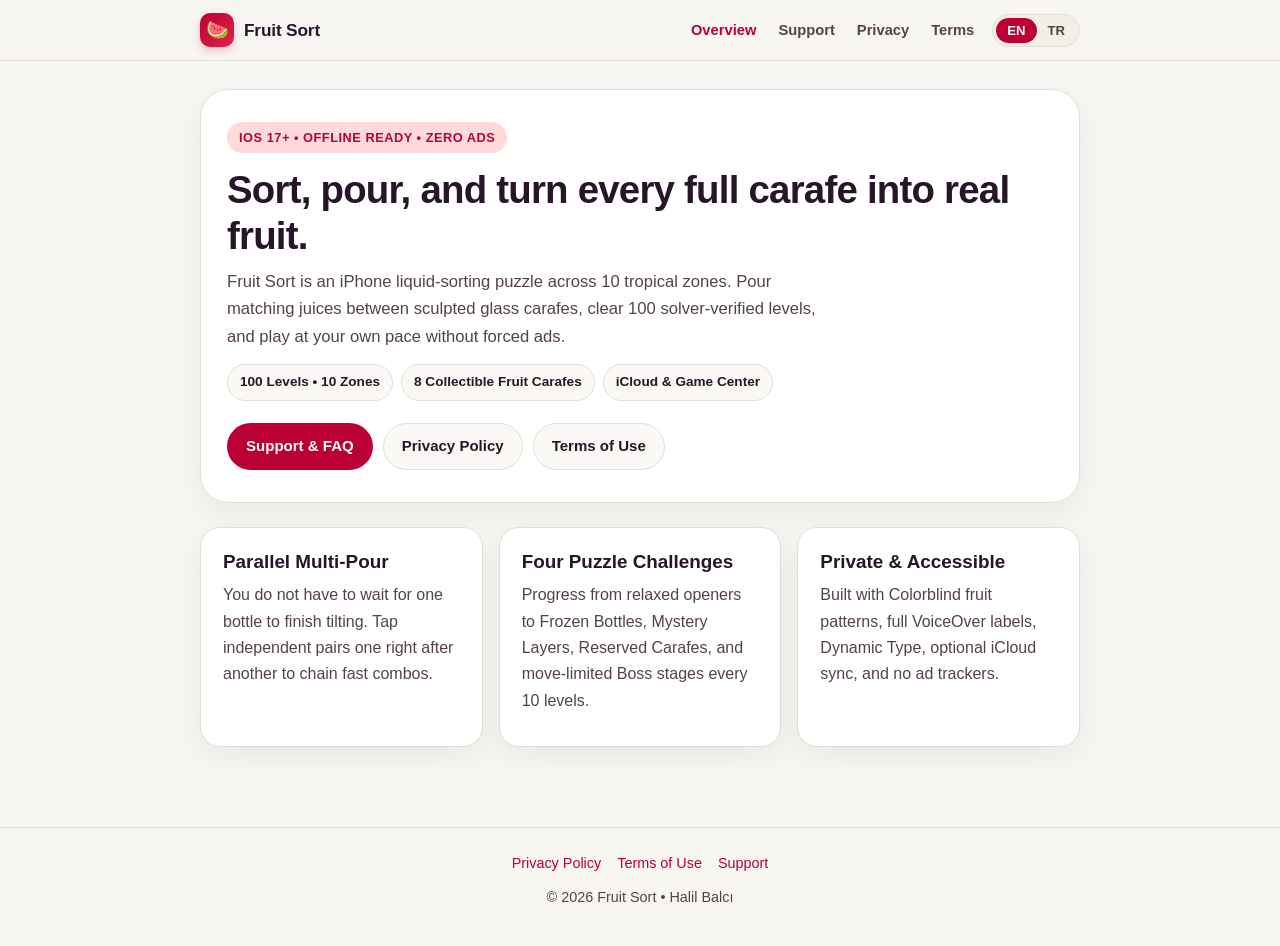
<file: index.html>
<!doctype html>
<html lang="en">
<head>
  <meta charset="utf-8">
  <meta name="viewport" content="width=device-width, initial-scale=1">
  <title>Fruit Sort — Tropical Liquid Puzzle</title>
  <meta name="description" content="Sort vibrant fruit juices across 100 hand-verified levels, unlock 8 fruit carafes, and play offline with zero ads.">
  <link rel="stylesheet" href="./styles.css">
  <script src="./lang.js" defer></script>
</head>
<body>
  <header class="topbar">
    <div class="topbar-inner">
      <a class="brand" href="./">
        <span class="brand-badge" aria-hidden="true">🍉</span>
        <span>Fruit Sort</span>
      </a>
      <div class="nav-wrap">
        <nav class="nav-links" aria-label="Main navigation">
          <a href="./" class="active"><span data-lang="en">Overview</span><span data-lang="tr">Genel Bakış</span></a>
          <a href="./support/"><span data-lang="en">Support</span><span data-lang="tr">Destek</span></a>
          <a href="./privacy/"><span data-lang="en">Privacy</span><span data-lang="tr">Gizlilik</span></a>
          <a href="./terms/"><span data-lang="en">Terms</span><span data-lang="tr">Koşullar</span></a>
        </nav>
        <div class="lang-switch" role="group" aria-label="Language">
          <button type="button" class="lang-btn" data-set-lang="en">EN</button>
          <button type="button" class="lang-btn" data-set-lang="tr">TR</button>
        </div>
      </div>
    </div>
  </header>

  <main class="container">
    <section class="hero">
      <span class="eyebrow">
        <span data-lang="en">iOS 17+ • Offline Ready • Zero Ads</span>
        <span data-lang="tr">iOS 17+ • Çevrimdışı • Sıfır Reklam</span>
      </span>

      <h1 data-lang="en">Sort, pour, and turn every full carafe into real fruit.</h1>
      <h1 data-lang="tr">Sırala, dök ve 4/4 dolan her karafı gerçek meyveye dönüştür.</h1>

      <p class="lead" data-lang="en">
        Fruit Sort is an iPhone liquid-sorting puzzle across 10 tropical zones. Pour matching juices between sculpted glass carafes, clear 100 solver-verified levels, and play at your own pace without forced ads.
      </p>
      <p class="lead" data-lang="tr">
        Fruit Sort, 10 tropikal bölgede geçen bir iPhone sıvı sıralama bulmacası. Aynı meyve sularını cam karaflar arasında aktar, çözülebilirliği doğrulanmış 100 bölümü geç ve reklam kesintisi olmadan oyna.
      </p>

      <div class="pill-row">
        <span class="pill" data-lang="en">100 Levels • 10 Zones</span>
        <span class="pill" data-lang="tr">100 Bölüm • 10 Bölge</span>
        <span class="pill" data-lang="en">8 Collectible Fruit Carafes</span>
        <span class="pill" data-lang="tr">8 Özel Meyve Karafı</span>
        <span class="pill" data-lang="en">iCloud &amp; Game Center</span>
        <span class="pill" data-lang="tr">iCloud ve Game Center</span>
      </div>

      <div class="hero-actions">
        <a class="btn btn-primary" href="./support/">
          <span data-lang="en">Support &amp; FAQ</span>
          <span data-lang="tr">Destek ve SSS</span>
        </a>
        <a class="btn btn-secondary" href="./privacy/">
          <span data-lang="en">Privacy Policy</span>
          <span data-lang="tr">Gizlilik Politikası</span>
        </a>
        <a class="btn btn-secondary" href="./terms/">
          <span data-lang="en">Terms of Use</span>
          <span data-lang="tr">Kullanım Koşulları</span>
        </a>
      </div>
    </section>

    <div class="grid">
      <article class="card">
        <h2 data-lang="en">Parallel Multi-Pour</h2>
        <h2 data-lang="tr">Eşzamanlı Çoklu Dökme</h2>
        <p data-lang="en">You do not have to wait for one bottle to finish tilting. Tap independent pairs one right after another to chain fast combos.</p>
        <p data-lang="tr">Bir şişenin animasyonunun bitmesini beklemene gerek yok. Bağımsız şişeleri peş peşe seçerek hızlı kombolar kurabilirsin.</p>
      </article>

      <article class="card">
        <h2 data-lang="en">Four Puzzle Challenges</h2>
        <h2 data-lang="tr">Dört Farklı Bulmaca Zorluğu</h2>
        <p data-lang="en">Progress from relaxed openers to Frozen Bottles, Mystery Layers, Reserved Carafes, and move-limited Boss stages every 10 levels.</p>
        <p data-lang="tr">Rahat başlangıçlardan Donmuş Şişelere, Gizemli Katmanlara, Özel Karaflara ve her 10 bölümde bir gelen hamle sınırlı Boss aşamalarına ilerle.</p>
      </article>

      <article class="card">
        <h2 data-lang="en">Private &amp; Accessible</h2>
        <h2 data-lang="tr">Gizlilik Odaklı ve Erişilebilir</h2>
        <p data-lang="en">Built with Colorblind fruit patterns, full VoiceOver labels, Dynamic Type, optional iCloud sync, and no ad trackers.</p>
        <p data-lang="tr">Renk körü desen modu, VoiceOver etiketleri, Dinamik Yazı Boyutu, isteğe bağlı iCloud eşitleme ve takipçisiz yapı ile hazırlandı.</p>
      </article>
    </div>
  </main>

  <footer class="footer">
    <div class="footer-links">
      <a href="./privacy/"><span data-lang="en">Privacy Policy</span><span data-lang="tr">Gizlilik Politikası</span></a>
      <a href="./terms/"><span data-lang="en">Terms of Use</span><span data-lang="tr">Kullanım Koşulları</span></a>
      <a href="./support/"><span data-lang="en">Support</span><span data-lang="tr">Destek</span></a>
    </div>
    <div>© 2026 Fruit Sort • Halil Balcı</div>
  </footer>
</body>
</html>
</file>
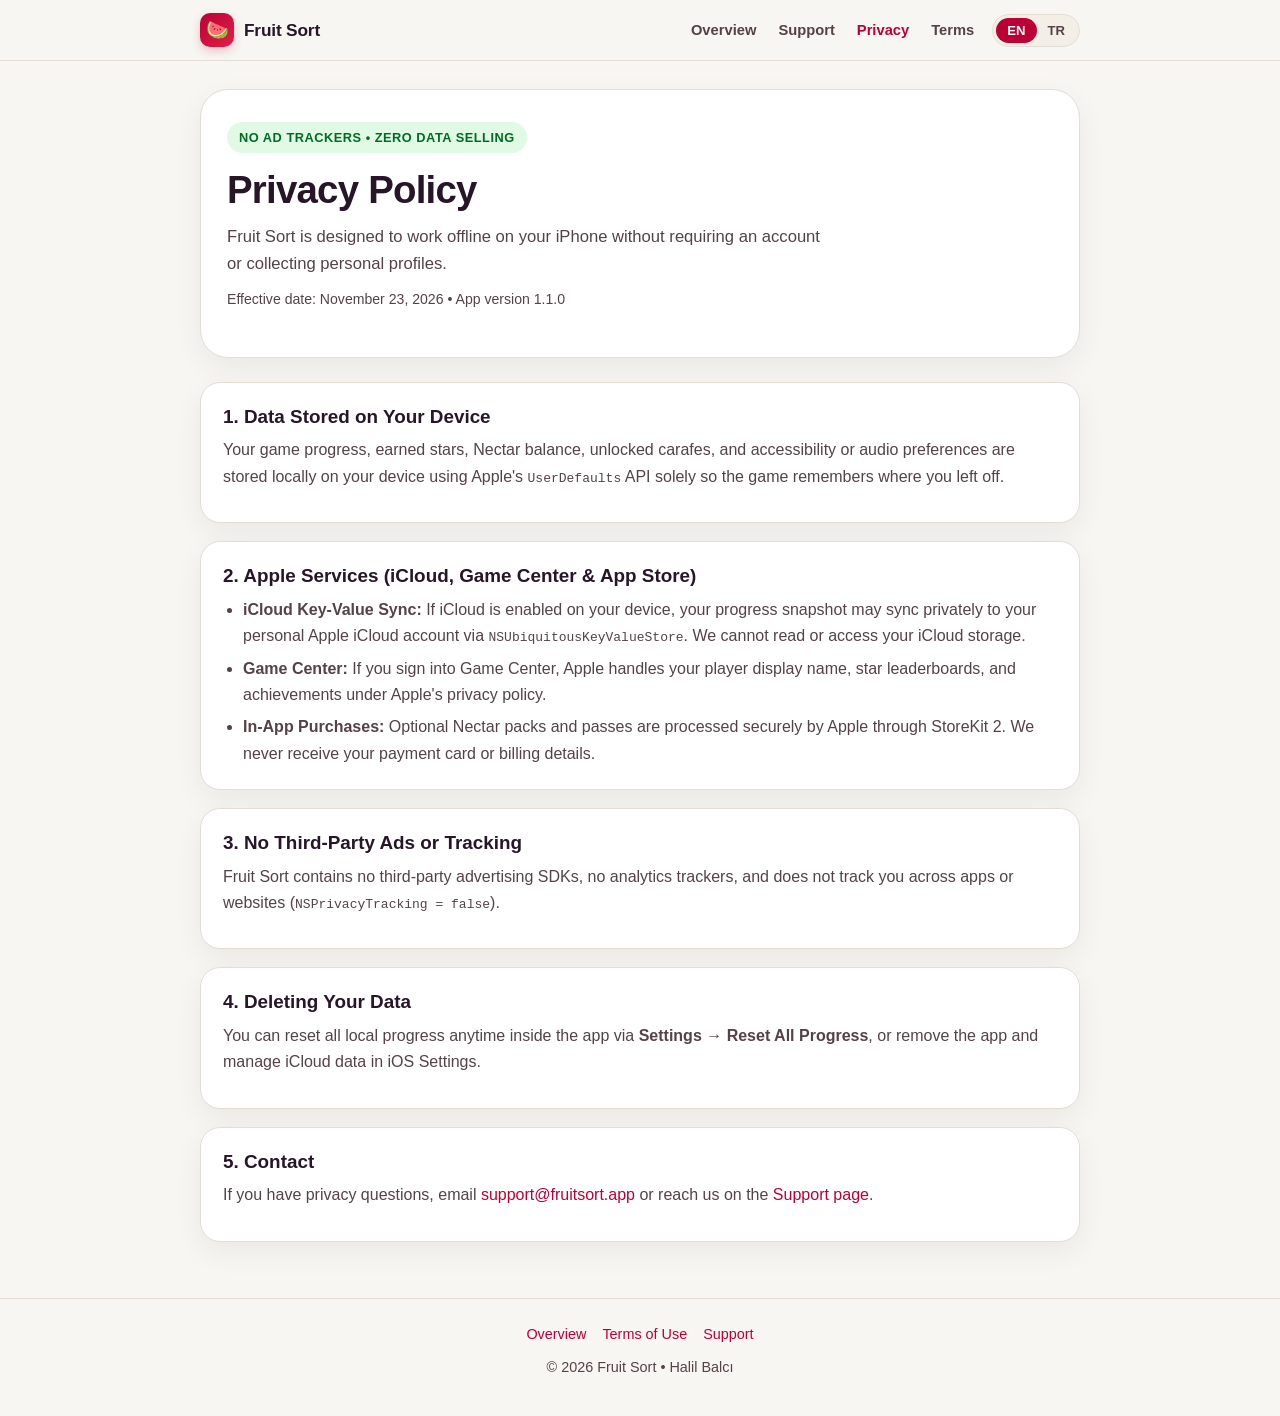
<file: privacy/index.html>
<!doctype html>
<html lang="en">
<head>
  <meta charset="utf-8">
  <meta name="viewport" content="width=device-width, initial-scale=1">
  <title>Privacy Policy — Fruit Sort</title>
  <meta name="description" content="Privacy Policy for Fruit Sort iOS app.">
  <link rel="stylesheet" href="../styles.css">
  <script src="../lang.js" defer></script>
</head>
<body>
  <header class="topbar">
    <div class="topbar-inner">
      <a class="brand" href="../">
        <span class="brand-badge" aria-hidden="true">🍉</span>
        <span>Fruit Sort</span>
      </a>
      <div class="nav-wrap">
        <nav class="nav-links" aria-label="Main navigation">
          <a href="../"><span data-lang="en">Overview</span><span data-lang="tr">Genel Bakış</span></a>
          <a href="../support/"><span data-lang="en">Support</span><span data-lang="tr">Destek</span></a>
          <a href="./" class="active"><span data-lang="en">Privacy</span><span data-lang="tr">Gizlilik</span></a>
          <a href="../terms/"><span data-lang="en">Terms</span><span data-lang="tr">Koşullar</span></a>
        </nav>
        <div class="lang-switch" role="group" aria-label="Language">
          <button type="button" class="lang-btn" data-set-lang="en">EN</button>
          <button type="button" class="lang-btn" data-set-lang="tr">TR</button>
        </div>
      </div>
    </div>
  </header>

  <main class="container">
    <section class="hero">
      <span class="eyebrow green">
        <span data-lang="en">No Ad Trackers • Zero Data Selling</span>
        <span data-lang="tr">Reklam Takipçisi Yok • Veri Satışı Yok</span>
      </span>
      <h1 data-lang="en">Privacy Policy</h1>
      <h1 data-lang="tr">Gizlilik Politikası</h1>
      <p class="lead" data-lang="en">
        Fruit Sort is designed to work offline on your iPhone without requiring an account or collecting personal profiles.
      </p>
      <p class="lead" data-lang="tr">
        Fruit Sort, hesap açmanı gerektirmeden ve kişisel profil toplamadan iPhone'unda çevrimdışı çalışacak şekilde tasarlandı.
      </p>
      <p class="meta-note" data-lang="en">Effective date: November 23, 2026 • App version 1.1.0</p>
      <p class="meta-note" data-lang="tr">Yürürlük tarihi: 23 Kasım 2026 • Uygulama sürümü 1.1.0</p>
    </section>

    <article class="card card-spaced">
      <h2 data-lang="en">1. Data Stored on Your Device</h2>
      <h2 data-lang="tr">1. Cihazında Saklanan Veriler</h2>
      <p data-lang="en">
        Your game progress, earned stars, Nectar balance, unlocked carafes, and accessibility or audio preferences are stored locally on your device using Apple's <code>UserDefaults</code> API solely so the game remembers where you left off.
      </p>
      <p data-lang="tr">
        Bölüm ilerlemen, kazandığın yıldızlar, Nektar bakiyen, açtığın karaflar ve ses/erişilebilirlik ayarların yalnızca oyunun kaldığı yerden devam edebilmesi için cihazında <code>UserDefaults</code> üzerinden yerel olarak saklanır.
      </p>
    </article>

    <article class="card card-spaced">
      <h2 data-lang="en">2. Apple Services (iCloud, Game Center &amp; App Store)</h2>
      <h2 data-lang="tr">2. Apple Servisleri (iCloud, Game Center ve App Store)</h2>
      <ul data-lang="en">
        <li><strong>iCloud Key-Value Sync:</strong> If iCloud is enabled on your device, your progress snapshot may sync privately to your personal Apple iCloud account via <code>NSUbiquitousKeyValueStore</code>. We cannot read or access your iCloud storage.</li>
        <li><strong>Game Center:</strong> If you sign into Game Center, Apple handles your player display name, star leaderboards, and achievements under Apple's privacy policy.</li>
        <li><strong>In-App Purchases:</strong> Optional Nectar packs and passes are processed securely by Apple through StoreKit 2. We never receive your payment card or billing details.</li>
      </ul>
      <ul data-lang="tr">
        <li><strong>iCloud Eşitleme:</strong> Cihazında iCloud açıksa ilerleme kaydın <code>NSUbiquitousKeyValueStore</code> aracılığıyla yalnızca kendi kişisel iCloud hesabınla eşitlenir. Geliştirici olarak iCloud verilerine erişemeyiz.</li>
        <li><strong>Game Center:</strong> Game Center'a giriş yaparsan oyuncu adın, yıldız sıralamaların ve başarımların Apple'ın gizlilik politikası kapsamında Apple tarafından yönetilir.</li>
        <li><strong>Uygulama İçi Satın Alımlar:</strong> İsteğe bağlı Nektar paketleri ve VIP geçişler Apple StoreKit 2 üzerinden işlenir; kart veya fatura bilgilerin bize iletilmez.</li>
      </ul>
    </article>

    <article class="card card-spaced">
      <h2 data-lang="en">3. No Third-Party Ads or Tracking</h2>
      <h2 data-lang="tr">3. Üçüncü Taraf Reklam veya Takip Yok</h2>
      <p data-lang="en">
        Fruit Sort contains no third-party advertising SDKs, no analytics trackers, and does not track you across apps or websites (<code>NSPrivacyTracking = false</code>).
      </p>
      <p data-lang="tr">
        Fruit Sort içinde üçüncü taraf reklam SDK'sı veya analitik takipçisi bulunmaz; başka uygulama veya web sitelerinde izleme yapılmaz (<code>NSPrivacyTracking = false</code>).
      </p>
    </article>

    <article class="card card-spaced">
      <h2 data-lang="en">4. Deleting Your Data</h2>
      <h2 data-lang="tr">4. Verilerini Silme</h2>
      <p data-lang="en">
        You can reset all local progress anytime inside the app via <strong>Settings → Reset All Progress</strong>, or remove the app and manage iCloud data in iOS Settings.
      </p>
      <p data-lang="tr">
        Uygulama içindeki <strong>Ayarlar → Tüm İlerlemeyi Sıfırla</strong> adımından tüm yerel verilerini silebilir veya iOS Ayarlar üzerinden iCloud verilerini yönetebilirsin.
      </p>
    </article>

    <article class="card">
      <h2 data-lang="en">5. Contact</h2>
      <h2 data-lang="tr">5. İletişim</h2>
      <p data-lang="en">
        If you have privacy questions, email <a href="mailto:support@fruitsort.app">support@fruitsort.app</a> or reach us on the <a href="../support/">Support page</a>.
      </p>
      <p data-lang="tr">
        Gizlilikle ilgili soruların için <a href="mailto:support@fruitsort.app">support@fruitsort.app</a> adresine yazabilir veya <a href="../support/">Destek sayfasını</a> kullanabilirsin.
      </p>
    </article>
  </main>

  <footer class="footer">
    <div class="footer-links">
      <a href="../"><span data-lang="en">Overview</span><span data-lang="tr">Genel Bakış</span></a>
      <a href="../terms/"><span data-lang="en">Terms of Use</span><span data-lang="tr">Kullanım Koşulları</span></a>
      <a href="../support/"><span data-lang="en">Support</span><span data-lang="tr">Destek</span></a>
    </div>
    <div>© 2026 Fruit Sort • Halil Balcı</div>
  </footer>
</body>
</html>
</file>
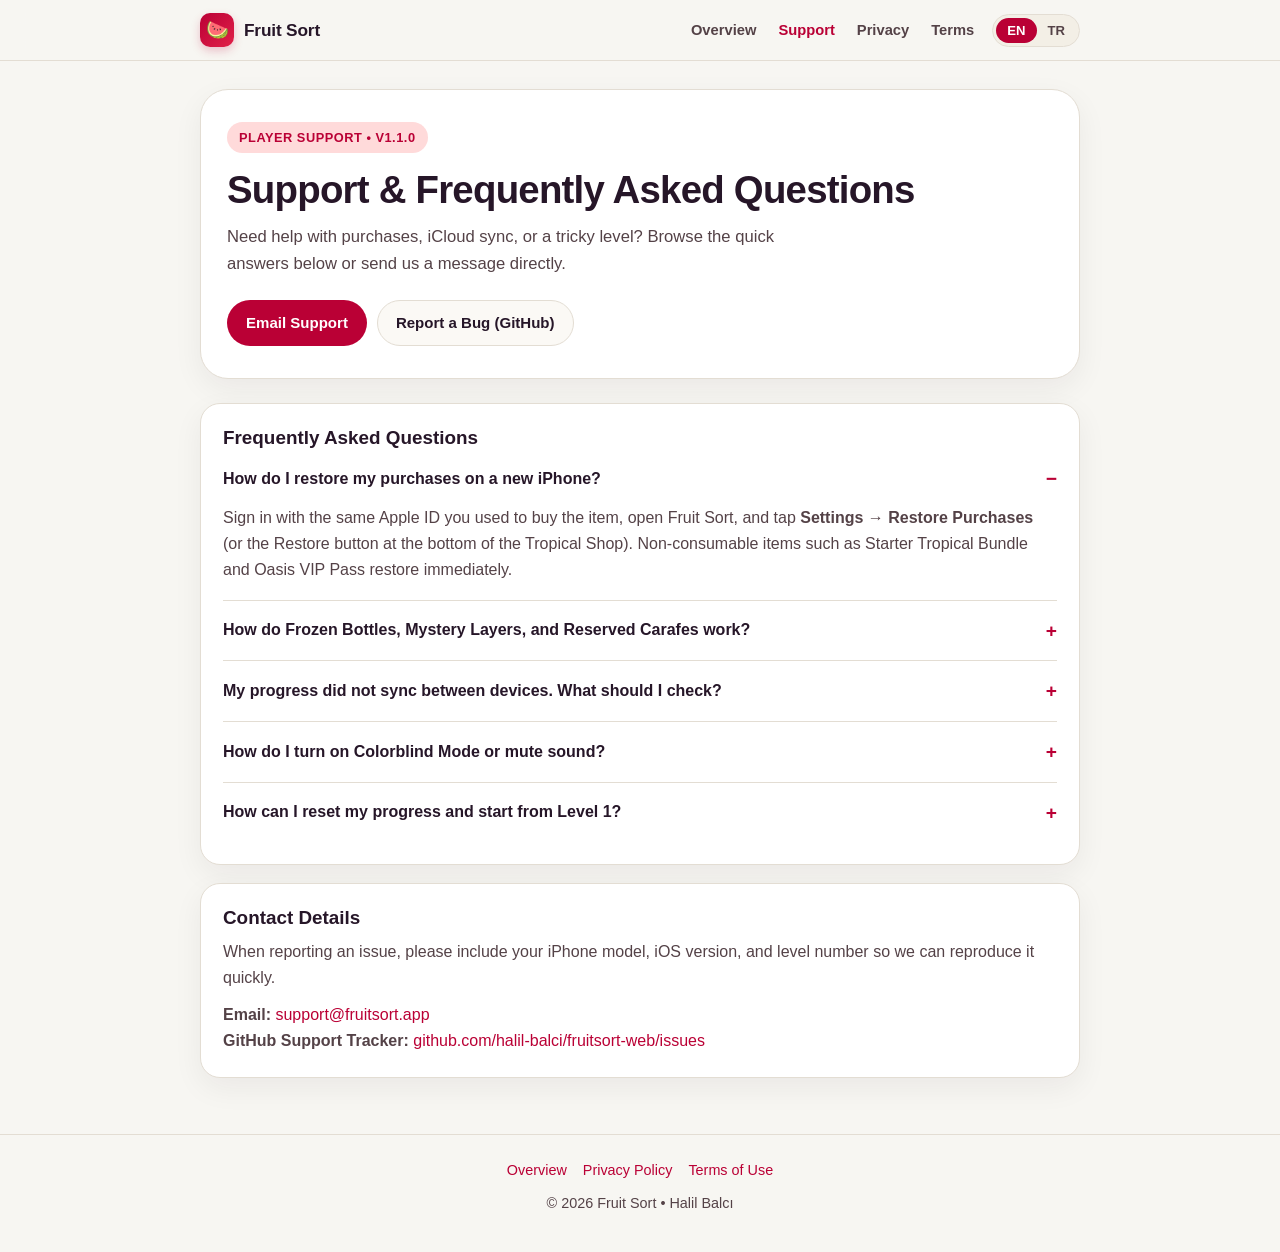
<file: support/index.html>
<!doctype html>
<html lang="en">
<head>
  <meta charset="utf-8">
  <meta name="viewport" content="width=device-width, initial-scale=1">
  <title>Support &amp; FAQ — Fruit Sort</title>
  <meta name="description" content="Help, FAQ, and support contact for Fruit Sort iOS game.">
  <link rel="stylesheet" href="../styles.css">
  <script src="../lang.js" defer></script>
</head>
<body>
  <header class="topbar">
    <div class="topbar-inner">
      <a class="brand" href="../">
        <span class="brand-badge" aria-hidden="true">🍉</span>
        <span>Fruit Sort</span>
      </a>
      <div class="nav-wrap">
        <nav class="nav-links" aria-label="Main navigation">
          <a href="../"><span data-lang="en">Overview</span><span data-lang="tr">Genel Bakış</span></a>
          <a href="./" class="active"><span data-lang="en">Support</span><span data-lang="tr">Destek</span></a>
          <a href="../privacy/"><span data-lang="en">Privacy</span><span data-lang="tr">Gizlilik</span></a>
          <a href="../terms/"><span data-lang="en">Terms</span><span data-lang="tr">Koşullar</span></a>
        </nav>
        <div class="lang-switch" role="group" aria-label="Language">
          <button type="button" class="lang-btn" data-set-lang="en">EN</button>
          <button type="button" class="lang-btn" data-set-lang="tr">TR</button>
        </div>
      </div>
    </div>
  </header>

  <main class="container">
    <section class="hero">
      <span class="eyebrow">
        <span data-lang="en">Player Support • v1.1.0</span>
        <span data-lang="tr">Oyuncu Desteği • v1.1.0</span>
      </span>
      <h1 data-lang="en">Support &amp; Frequently Asked Questions</h1>
      <h1 data-lang="tr">Destek ve Sık Sorulan Sorular</h1>
      <p class="lead" data-lang="en">
        Need help with purchases, iCloud sync, or a tricky level? Browse the quick answers below or send us a message directly.
      </p>
      <p class="lead" data-lang="tr">
        Satın alımlar, iCloud eşitleme veya bir bölüm hakkında yardıma mı ihtiyacın var? Aşağıdaki yanıtlara göz atabilir veya doğrudan bize yazabilirsin.
      </p>
      <div class="hero-actions">
        <a class="btn btn-primary" href="mailto:support@fruitsort.app?subject=Fruit%20Sort%20Support">
          <span data-lang="en">Email Support</span>
          <span data-lang="tr">E-posta ile Ulaş</span>
        </a>
        <a class="btn btn-secondary" href="https://github.com/halil-balci/fruitsort-web/issues/new" target="_blank" rel="noopener">
          <span data-lang="en">Report a Bug (GitHub)</span>
          <span data-lang="tr">Hata Bildir (GitHub)</span>
        </a>
      </div>
    </section>

    <section class="card card-spaced">
      <h2 data-lang="en">Frequently Asked Questions</h2>
      <h2 data-lang="tr">Sık Sorulan Sorular</h2>

      <details class="faq-item" open>
        <summary>
          <span data-lang="en">How do I restore my purchases on a new iPhone?</span>
          <span data-lang="tr">Yeni bir iPhone'da satın alımlarımı nasıl geri yüklerim?</span>
        </summary>
        <p data-lang="en">Sign in with the same Apple ID you used to buy the item, open Fruit Sort, and tap <strong>Settings → Restore Purchases</strong> (or the Restore button at the bottom of the Tropical Shop). Non-consumable items such as Starter Tropical Bundle and Oasis VIP Pass restore immediately.</p>
        <p data-lang="tr">Satın alımı yaptığın Apple Kimliği ile giriş yaptıktan sonra uygulamada <strong>Ayarlar → Satın Alımları Geri Yükle</strong> (veya Dükkân altındaki Geri Yükle butonu) seçeneğine dokun. Başlangıç Paketi ve Vaha VIP Pass gibi kalıcı ürünler anında geri yüklenir.</p>
      </details>

      <details class="faq-item">
        <summary>
          <span data-lang="en">How do Frozen Bottles, Mystery Layers, and Reserved Carafes work?</span>
          <span data-lang="tr">Donmuş Şişeler, Gizemli Katmanlar ve Özel Karaflar nasıl çalışır?</span>
        </summary>
        <p data-lang="en"><strong>Frozen Bottles (❄️):</strong> Make valid pours between open bottles to count down and melt the ice. <strong>Mystery Layers (❓):</strong> Lower layers reveal automatically once the layers above them are poured away. <strong>Reserved Carafes (🎯):</strong> Marked carafes accept only the matching fruit icon shown on the bottle.</p>
        <p data-lang="tr"><strong>Donmuş Şişeler (❄️):</strong> Açık şişeler arasında geçerli hamleler yaptıkça geri sayım düşer ve buz erir. <strong>Gizemli Katmanlar (❓):</strong> Üstteki katmanları döktüğünde alttaki renkler otomatik açılır. <strong>Özel Karaflar (🎯):</strong> Üzerinde hedef rozeti olan karaf yalnızca eşleşen meyve suyunu kabul eder.</p>
      </details>

      <details class="faq-item">
        <summary>
          <span data-lang="en">My progress did not sync between devices. What should I check?</span>
          <span data-lang="tr">İlerlemem cihazlar arasında eşitlenmedi, ne yapmalıyım?</span>
        </summary>
        <p data-lang="en">Make sure both devices use the same Apple ID and have <strong>iCloud → iCloud Drive</strong> enabled in iOS Settings. Progress syncs automatically whenever you complete a level or claim a daily reward while online.</p>
        <p data-lang="tr">Her iki cihazda da aynı Apple Kimliği ile giriş yapıldığından ve iOS Ayarlar'da <strong>iCloud → iCloud Drive</strong> seçeneğinin açık olduğundan emin ol. Çevrimiçiyken bölüm tamamladığında veya ödül aldığında ilerleme otomatik eşitlenir.</p>
      </details>

      <details class="faq-item">
        <summary>
          <span data-lang="en">How do I turn on Colorblind Mode or mute sound?</span>
          <span data-lang="tr">Renk Körü Modu veya ses ayarlarını nasıl değiştiririm?</span>
        </summary>
        <p data-lang="en">Open the gear icon (Settings) from the Home header or during gameplay to toggle Sound Effects, Background Music, Haptics, and Colorblind Pattern Mode.</p>
        <p data-lang="tr">Ana ekrandaki veya oyun içindeki dişli (Ayarlar) simgesine dokunarak Ses Efektleri, Müzik, Dokunsal Titreşim ve Renk Körü Desen Modunu açıp kapatabilirsin.</p>
      </details>

      <details class="faq-item">
        <summary>
          <span data-lang="en">How can I reset my progress and start from Level 1?</span>
          <span data-lang="tr">İlerlememi sıfırlayıp 1. bölümden nasıl baştan başlarım?</span>
        </summary>
        <p data-lang="en">Go to <strong>Settings → Reset All Progress</strong> and confirm both prompts. Non-consumable App Store purchases can still be restored anytime.</p>
        <p data-lang="tr"><strong>Ayarlar → Tüm İlerlemeyi Sıfırla</strong> adımını seçip iki aşamalı onayı tamamlayabilirsin. Kalıcı App Store satın alımlarını istediğin zaman geri yükleyebilirsin.</p>
      </details>
    </section>

    <article class="card">
      <h2 data-lang="en">Contact Details</h2>
      <h2 data-lang="tr">İletişim Bilgileri</h2>
      <p data-lang="en">
        When reporting an issue, please include your iPhone model, iOS version, and level number so we can reproduce it quickly.
      </p>
      <p data-lang="tr">
        Bir sorun bildirirken hızlıca inceleyebilmemiz için iPhone modelini, iOS sürümünü ve bölüm numarasını paylaşman yeterli.
      </p>
      <p>
        <strong>Email:</strong> <a href="mailto:support@fruitsort.app">support@fruitsort.app</a><br>
        <strong>GitHub Support Tracker:</strong> <a href="https://github.com/halil-balci/fruitsort-web/issues" target="_blank" rel="noopener">github.com/halil-balci/fruitsort-web/issues</a>
      </p>
    </article>
  </main>

  <footer class="footer">
    <div class="footer-links">
      <a href="../"><span data-lang="en">Overview</span><span data-lang="tr">Genel Bakış</span></a>
      <a href="../privacy/"><span data-lang="en">Privacy Policy</span><span data-lang="tr">Gizlilik Politikası</span></a>
      <a href="../terms/"><span data-lang="en">Terms of Use</span><span data-lang="tr">Kullanım Koşulları</span></a>
    </div>
    <div>© 2026 Fruit Sort • Halil Balcı</div>
  </footer>
</body>
</html>
</file>
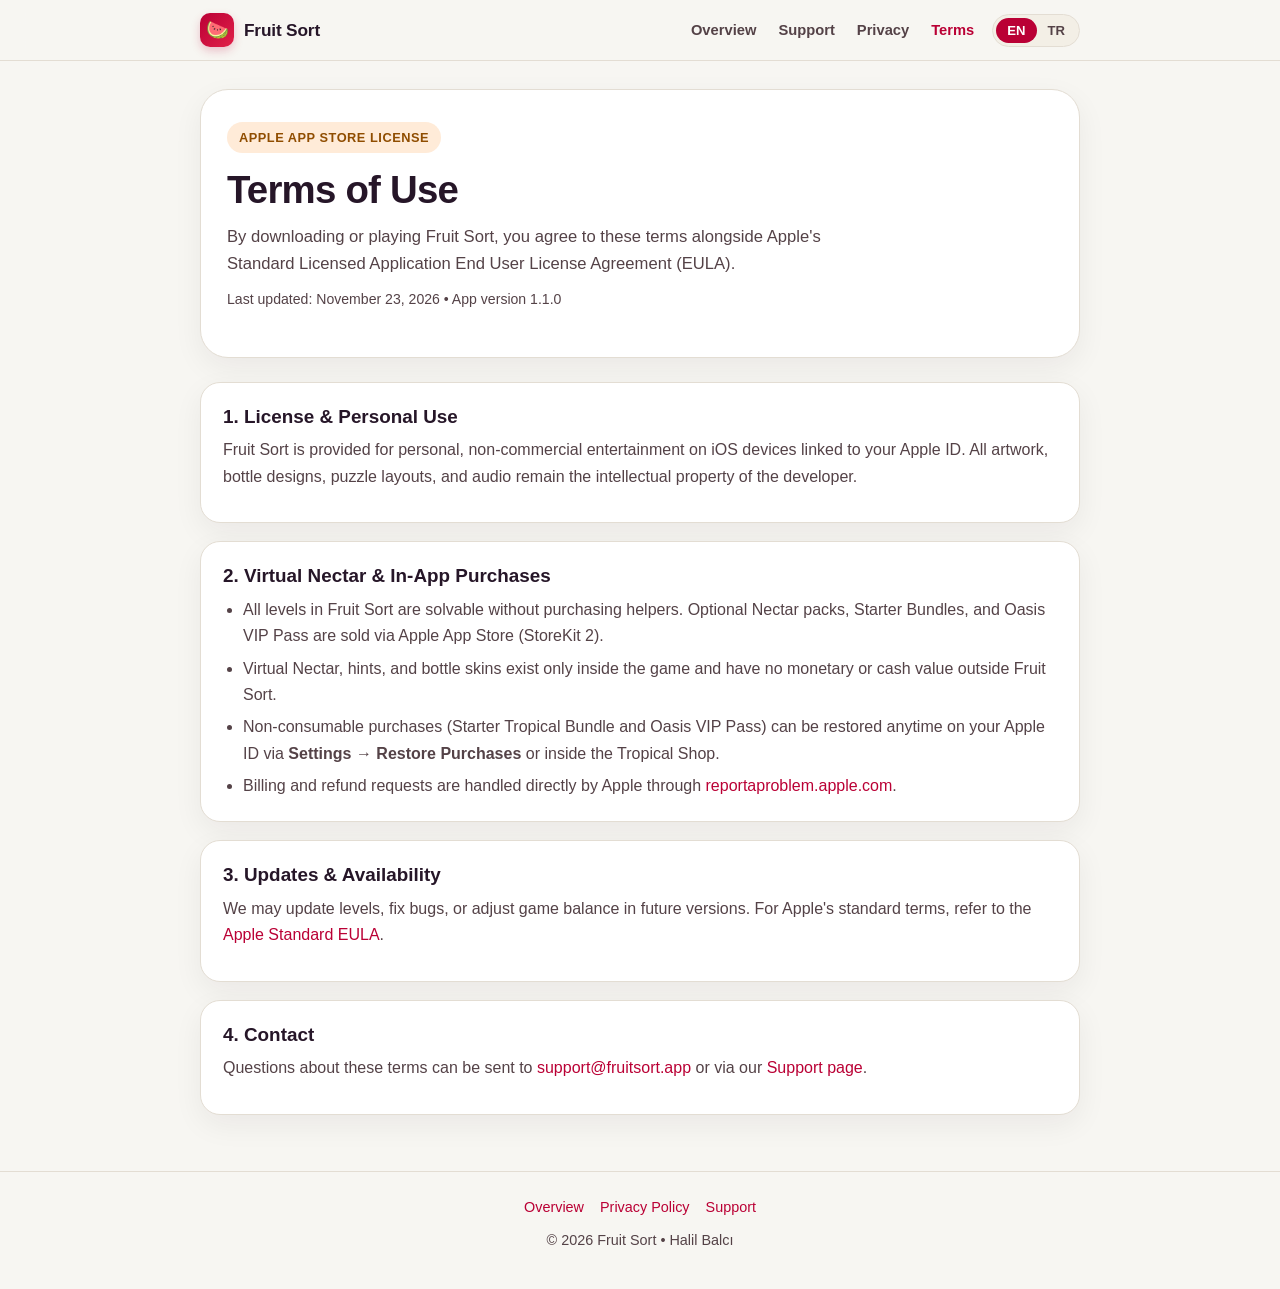
<file: terms/index.html>
<!doctype html>
<html lang="en">
<head>
  <meta charset="utf-8">
  <meta name="viewport" content="width=device-width, initial-scale=1">
  <title>Terms of Use — Fruit Sort</title>
  <meta name="description" content="Terms of Use for Fruit Sort iOS app.">
  <link rel="stylesheet" href="../styles.css">
  <script src="../lang.js" defer></script>
</head>
<body>
  <header class="topbar">
    <div class="topbar-inner">
      <a class="brand" href="../">
        <span class="brand-badge" aria-hidden="true">🍉</span>
        <span>Fruit Sort</span>
      </a>
      <div class="nav-wrap">
        <nav class="nav-links" aria-label="Main navigation">
          <a href="../"><span data-lang="en">Overview</span><span data-lang="tr">Genel Bakış</span></a>
          <a href="../support/"><span data-lang="en">Support</span><span data-lang="tr">Destek</span></a>
          <a href="../privacy/"><span data-lang="en">Privacy</span><span data-lang="tr">Gizlilik</span></a>
          <a href="./" class="active"><span data-lang="en">Terms</span><span data-lang="tr">Koşullar</span></a>
        </nav>
        <div class="lang-switch" role="group" aria-label="Language">
          <button type="button" class="lang-btn" data-set-lang="en">EN</button>
          <button type="button" class="lang-btn" data-set-lang="tr">TR</button>
        </div>
      </div>
    </div>
  </header>

  <main class="container">
    <section class="hero">
      <span class="eyebrow amber">
        <span data-lang="en">Apple App Store License</span>
        <span data-lang="tr">Apple App Store Lisansı</span>
      </span>
      <h1 data-lang="en">Terms of Use</h1>
      <h1 data-lang="tr">Kullanım Koşulları</h1>
      <p class="lead" data-lang="en">
        By downloading or playing Fruit Sort, you agree to these terms alongside Apple's Standard Licensed Application End User License Agreement (EULA).
      </p>
      <p class="lead" data-lang="tr">
        Fruit Sort uygulamasını indirerek veya oynayarak bu koşulları ve Apple Standart Lisanslı Uygulama Son Kullanıcı Sözleşmesi'ni (EULA) kabul etmiş olursun.
      </p>
      <p class="meta-note" data-lang="en">Last updated: November 23, 2026 • App version 1.1.0</p>
      <p class="meta-note" data-lang="tr">Son güncelleme: 23 Kasım 2026 • Uygulama sürümü 1.1.0</p>
    </section>

    <article class="card card-spaced">
      <h2 data-lang="en">1. License &amp; Personal Use</h2>
      <h2 data-lang="tr">1. Lisans ve Kişisel Kullanım</h2>
      <p data-lang="en">
        Fruit Sort is provided for personal, non-commercial entertainment on iOS devices linked to your Apple ID. All artwork, bottle designs, puzzle layouts, and audio remain the intellectual property of the developer.
      </p>
      <p data-lang="tr">
        Fruit Sort, Apple Kimliğine bağlı iOS cihazlarda kişisel ve ticari olmayan kullanım için sunulur. Tüm çizimler, karaf tasarımları, bölüm dizilimleri ve sesler geliştiricinin fikri mülkiyetidir.
      </p>
    </article>

    <article class="card card-spaced">
      <h2 data-lang="en">2. Virtual Nectar &amp; In-App Purchases</h2>
      <h2 data-lang="tr">2. Sanal Nektar ve Uygulama İçi Satın Alımlar</h2>
      <ul data-lang="en">
        <li>All levels in Fruit Sort are solvable without purchasing helpers. Optional Nectar packs, Starter Bundles, and Oasis VIP Pass are sold via Apple App Store (StoreKit 2).</li>
        <li>Virtual Nectar, hints, and bottle skins exist only inside the game and have no monetary or cash value outside Fruit Sort.</li>
        <li>Non-consumable purchases (Starter Tropical Bundle and Oasis VIP Pass) can be restored anytime on your Apple ID via <strong>Settings → Restore Purchases</strong> or inside the Tropical Shop.</li>
        <li>Billing and refund requests are handled directly by Apple through <a href="https://reportaproblem.apple.com" target="_blank" rel="noopener">reportaproblem.apple.com</a>.</li>
      </ul>
      <ul data-lang="tr">
        <li>Fruit Sort içindeki tüm bölümler satın alma zorunluluğu olmadan çözülebilir. İsteğe bağlı Nektar paketleri, Başlangıç Paketi ve Vaha VIP Pass Apple App Store (StoreKit 2) üzerinden sunulur.</li>
        <li>Sanal Nektar, ipuçları ve karaf tasarımları yalnızca oyun içinde geçerlidir; gerçek para değeri taşımaz veya nakde çevrilemez.</li>
        <li>Kalıcı satın alımlar (Tropikal Başlangıç Paketi ve Vaha VIP Pass) aynı Apple Kimliği ile <strong>Ayarlar → Satın Alımları Geri Yükle</strong> veya Dükkân üzerinden geri yüklenebilir.</li>
        <li>Ödeme ve iade talepleri doğrudan Apple tarafından <a href="https://reportaproblem.apple.com" target="_blank" rel="noopener">reportaproblem.apple.com</a> üzerinden değerlendirilir.</li>
      </ul>
    </article>

    <article class="card card-spaced">
      <h2 data-lang="en">3. Updates &amp; Availability</h2>
      <h2 data-lang="tr">3. Güncellemeler ve Erişilebilirlik</h2>
      <p data-lang="en">
        We may update levels, fix bugs, or adjust game balance in future versions. For Apple's standard terms, refer to the <a href="https://www.apple.com/legal/internet-services/itunes/dev/stdeula/" target="_blank" rel="noopener">Apple Standard EULA</a>.
      </p>
      <p data-lang="tr">
        Gelecek sürümlerde bölümleri güncelleyebilir, hata düzeltmeleri yapabilir veya denge ayarlamalarına gidebiliriz. Apple standart koşulları için <a href="https://www.apple.com/legal/internet-services/itunes/dev/stdeula/" target="_blank" rel="noopener">Apple Standart EULA</a> geçerlidir.
      </p>
    </article>

    <article class="card">
      <h2 data-lang="en">4. Contact</h2>
      <h2 data-lang="tr">4. İletişim</h2>
      <p data-lang="en">
        Questions about these terms can be sent to <a href="mailto:support@fruitsort.app">support@fruitsort.app</a> or via our <a href="../support/">Support page</a>.
      </p>
      <p data-lang="tr">
        Bu koşullarla ilgili sorularını <a href="mailto:support@fruitsort.app">support@fruitsort.app</a> adresine veya <a href="../support/">Destek sayfamıza</a> iletebilirsin.
      </p>
    </article>
  </main>

  <footer class="footer">
    <div class="footer-links">
      <a href="../"><span data-lang="en">Overview</span><span data-lang="tr">Genel Bakış</span></a>
      <a href="../privacy/"><span data-lang="en">Privacy Policy</span><span data-lang="tr">Gizlilik Politikası</span></a>
      <a href="../support/"><span data-lang="en">Support</span><span data-lang="tr">Destek</span></a>
    </div>
    <div>© 2026 Fruit Sort • Halil Balcı</div>
  </footer>
</body>
</html>
</file>
<file: styles.css>
:root {
  --bg: #F7F6F2;
  --surface: #FFFFFF;
  --surface-low: #FBF9F5;
  --surface-tint: #F3EFE6;
  --text: #261628;
  --text-muted: #544247;
  --outline: #E3DDD3;
  --primary: #BA0035;
  --primary-hover: #920028;
  --primary-soft: #FFDADA;
  --green: #006B23;
  --green-soft: #E1FAE6;
  --amber: #904D00;
  --amber-soft: #FFEBD8;
  --radius: 20px;
  --shadow: 0 10px 30px rgba(38, 22, 40, 0.06);
}

* {
  box-sizing: border-box;
}

html {
  scroll-behavior: smooth;
}

body {
  margin: 0;
  font-family: -apple-system, BlinkMacSystemFont, "SF Pro Text", "Segoe UI", Roboto, Helvetica, Arial, sans-serif;
  background: var(--bg);
  color: var(--text);
  line-height: 1.65;
  -webkit-font-smoothing: antialiased;
}

a {
  color: var(--primary);
  text-decoration: none;
}

a:hover {
  text-decoration: underline;
}

.topbar {
  position: sticky;
  top: 0;
  z-index: 20;
  background: rgba(247, 246, 242, 0.92);
  backdrop-filter: blur(12px);
  border-bottom: 1px solid var(--outline);
}

.topbar-inner {
  max-width: 920px;
  margin: 0 auto;
  padding: 12px 20px;
  display: flex;
  align-items: center;
  justify-content: space-between;
  gap: 12px;
  flex-wrap: wrap;
}

.brand {
  display: inline-flex;
  align-items: center;
  gap: 10px;
  font-weight: 800;
  font-size: 1.08rem;
  color: var(--text);
  letter-spacing: -0.01em;
}

.brand:hover {
  text-decoration: none;
}

.brand-badge {
  width: 34px;
  height: 34px;
  border-radius: 10px;
  background: linear-gradient(135deg, var(--primary), #E12149);
  display: inline-flex;
  align-items: center;
  justify-content: center;
  font-size: 1.15rem;
  box-shadow: 0 4px 10px rgba(186, 0, 53, 0.22);
}

.nav-wrap {
  display: flex;
  align-items: center;
  gap: 14px;
  flex-wrap: wrap;
}

.nav-links {
  display: flex;
  align-items: center;
  gap: 14px;
  flex-wrap: wrap;
}

.nav-links a {
  font-size: 0.92rem;
  font-weight: 600;
  color: var(--text-muted);
  padding: 6px 4px;
}

.nav-links a.active,
.nav-links a:hover {
  color: var(--primary);
  text-decoration: none;
}

.lang-switch {
  display: inline-flex;
  background: var(--surface-tint);
  padding: 3px;
  border-radius: 999px;
  border: 1px solid var(--outline);
}

.lang-btn {
  border: 0;
  background: transparent;
  color: var(--text-muted);
  font-size: 0.82rem;
  font-weight: 700;
  padding: 5px 11px;
  border-radius: 999px;
  cursor: pointer;
  transition: background 0.15s ease, color 0.15s ease;
}

.lang-btn.active {
  background: var(--primary);
  color: #FFFFFF;
}

.container {
  max-width: 920px;
  margin: 0 auto;
  padding: 28px 20px 56px;
}

.hero {
  background: var(--surface);
  border: 1px solid var(--outline);
  border-radius: 28px;
  padding: 32px 26px;
  box-shadow: var(--shadow);
  margin-bottom: 24px;
}

.eyebrow {
  display: inline-flex;
  align-items: center;
  gap: 6px;
  font-size: 0.8rem;
  font-weight: 800;
  letter-spacing: 0.04em;
  text-transform: uppercase;
  padding: 5px 12px;
  border-radius: 999px;
  background: var(--primary-soft);
  color: var(--primary);
  margin-bottom: 14px;
}

.eyebrow.green {
  background: var(--green-soft);
  color: var(--green);
}

.eyebrow.amber {
  background: var(--amber-soft);
  color: var(--amber);
}

h1 {
  margin: 0 0 10px;
  font-size: clamp(1.75rem, 3.6vw, 2.4rem);
  line-height: 1.18;
  letter-spacing: -0.02em;
}

.lead {
  margin: 0;
  color: var(--text-muted);
  font-size: 1.04rem;
  max-width: 66ch;
}

.hero-actions {
  display: flex;
  flex-wrap: wrap;
  gap: 10px;
  margin-top: 22px;
}

.btn {
  display: inline-flex;
  align-items: center;
  justify-content: center;
  gap: 8px;
  min-height: 44px;
  padding: 10px 18px;
  border-radius: 999px;
  font-weight: 700;
  font-size: 0.94rem;
  border: 1px solid transparent;
  cursor: pointer;
}

.btn-primary {
  background: var(--primary);
  color: #FFFFFF;
}

.btn-primary:hover {
  background: var(--primary-hover);
  text-decoration: none;
}

.btn-secondary {
  background: var(--surface-low);
  color: var(--text);
  border-color: var(--outline);
}

.btn-secondary:hover {
  background: var(--surface-tint);
  text-decoration: none;
}

.grid {
  display: grid;
  grid-template-columns: repeat(auto-fit, minmax(240px, 1fr));
  gap: 16px;
  margin-bottom: 24px;
}

.card {
  background: var(--surface);
  border: 1px solid var(--outline);
  border-radius: var(--radius);
  padding: 22px;
  box-shadow: var(--shadow);
}

.card-spaced {
  margin-bottom: 18px;
}

.card h2 {
  margin: 0 0 8px;
  font-size: 1.18rem;
  line-height: 1.3;
}

.card h3 {
  margin: 16px 0 6px;
  font-size: 1rem;
}

.card p {
  margin: 0 0 10px;
  color: var(--text-muted);
}

.card p:last-child {
  margin-bottom: 0;
}

.card ul {
  margin: 8px 0 0;
  padding-left: 20px;
  color: var(--text-muted);
}

.card li + li {
  margin-top: 6px;
}

.meta-note {
  font-size: 0.88rem;
  color: var(--text-muted);
  margin-top: 10px;
}

.pill-row {
  display: flex;
  flex-wrap: wrap;
  gap: 8px;
  margin-top: 14px;
}

.pill {
  font-size: 0.85rem;
  font-weight: 700;
  padding: 6px 12px;
  border-radius: 999px;
  background: var(--surface-low);
  border: 1px solid var(--outline);
  color: var(--text);
}

.faq-item {
  border-top: 1px solid var(--outline);
  padding: 14px 0;
}

.faq-item:first-of-type {
  border-top: 0;
  padding-top: 4px;
}

.faq-item summary {
  font-weight: 700;
  cursor: pointer;
  list-style: none;
  display: flex;
  align-items: center;
  justify-content: space-between;
  gap: 12px;
}

.faq-item summary::-webkit-details-marker {
  display: none;
}

.faq-item summary::after {
  content: "+";
  font-size: 1.2rem;
  color: var(--primary);
  font-weight: 800;
}

.faq-item[open] summary::after {
  content: "−";
}

.faq-item p {
  margin: 10px 0 2px;
  color: var(--text-muted);
}

.footer {
  border-top: 1px solid var(--outline);
  padding: 24px 20px 36px;
  text-align: center;
  color: var(--text-muted);
  font-size: 0.9rem;
}

.footer-links {
  display: flex;
  justify-content: center;
  flex-wrap: wrap;
  gap: 16px;
  margin-bottom: 10px;
}

.hidden-lang {
  display: none !important;
}

@media (max-width: 600px) {
  .hero {
    padding: 24px 18px;
  }

  .card {
    padding: 18px;
  }
}
</file>
